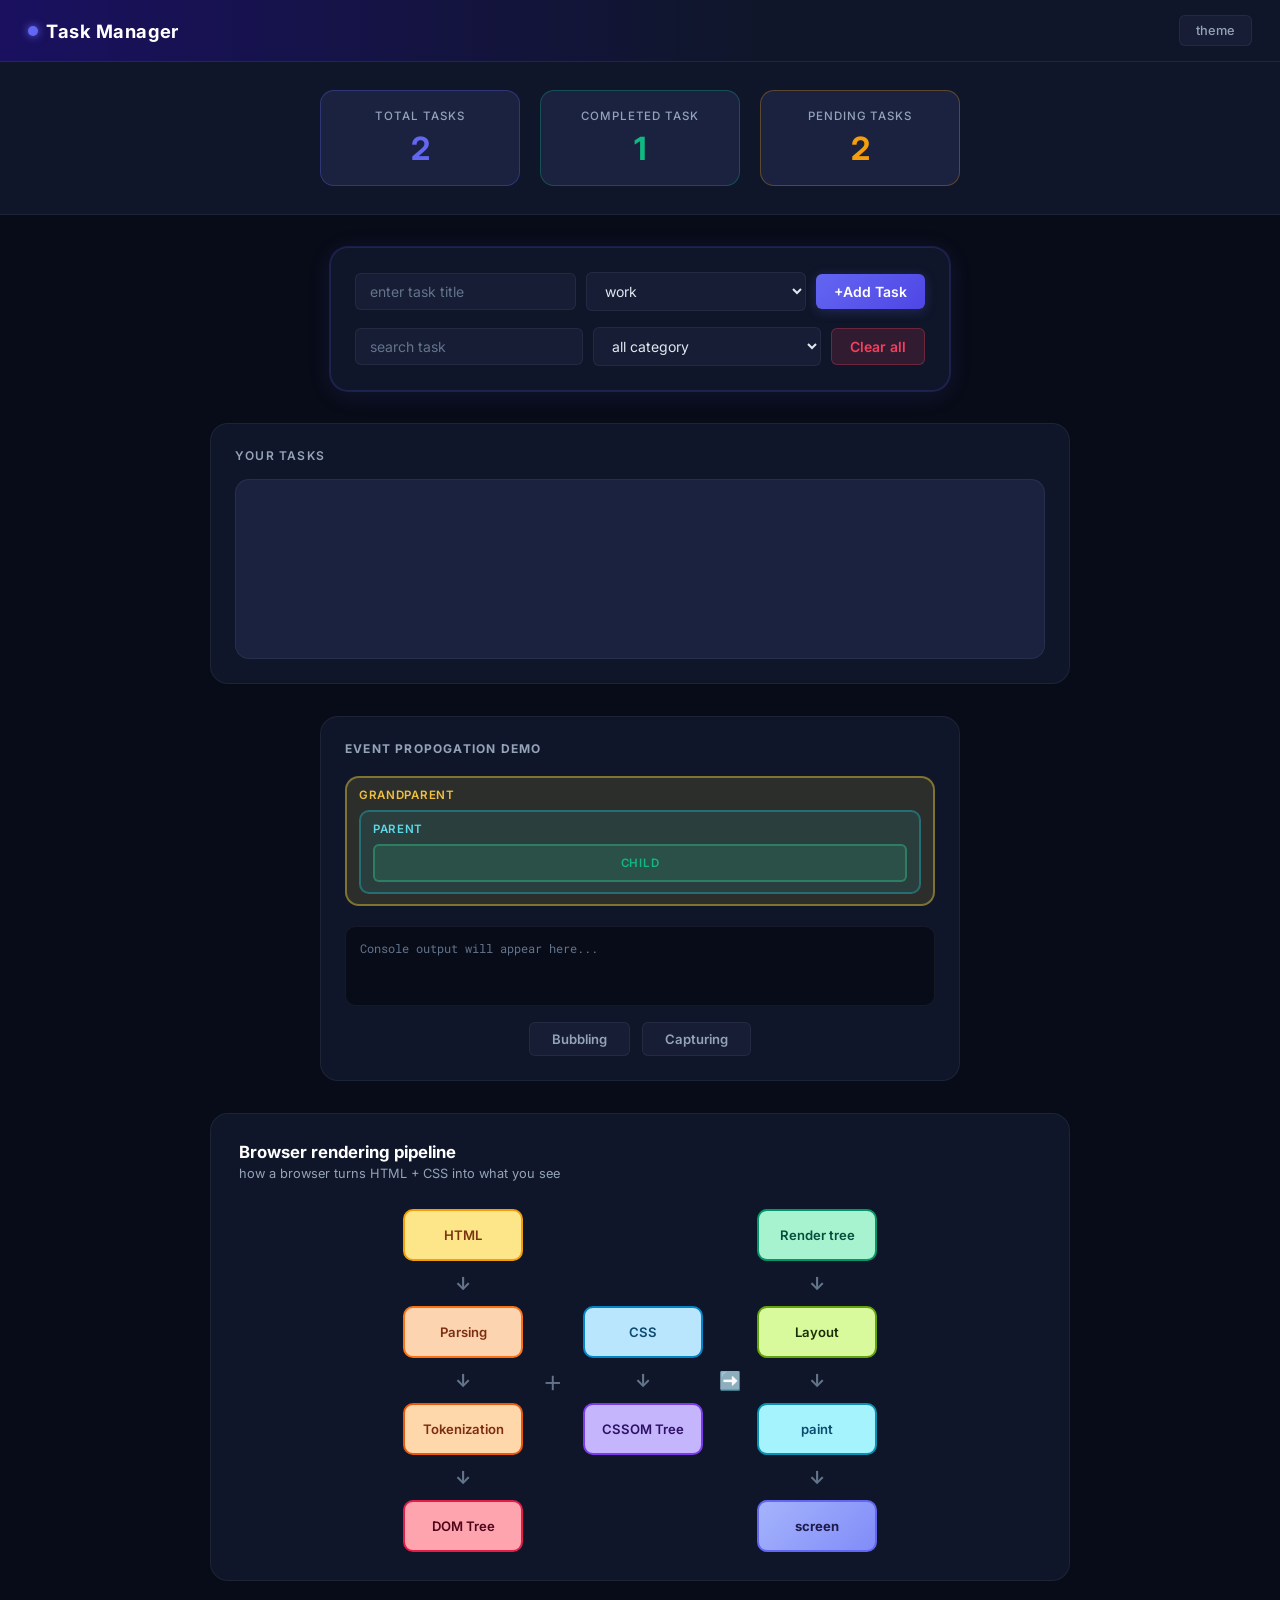
<file: seventh_assignment/index.html>
<!doctype html>
<html lang="en">
  <head>
    <meta charset="UTF-8" />
    <meta name="viewport" content="width=device-width, initial-scale=1.0" />
    <title>Document</title>
    <link rel="stylesheet" href="style.css" />
  </head>
  <body>
    <div class="container">
      <nav>
        <h1>Task Manager</h1>
        <button>theme</button>
      </nav>
      <main>
        <section class="tasks-record">
          <div id="total-task" class="task-boxes">
            <p>Total Tasks</p>
            <h1>2</h1>
          </div>
          <div id="completed-task" class="task-boxes">
            <p>completed task</p>
            <h1>1</h1>
          </div>
          <div id="pending-task" class="task-boxes">
            <p>Pending Tasks</p>
            <h1>2</h1>
          </div>
        </section>
        <section class="form">
          <form action="">
            <div class="form-sec-1">
              <input type="text" placeholder="enter task title" id="task-title" />
              <select>
                <option value="work">work</option>
                <option value="personal">personal</option>
                <option value="study">study</option>
              </select>
              <button type="submit" id="add-btn">+Add Task</button>
            </div>
            <div class="form-sec-2">
              <input type="text" placeholder="search task" id="search" />
              <select>
                <option value="">all category</option>
                <option value="">work</option>
                <option value="">personal</option>
                <option value="">study</option>
              </select>
              <button type="button" id="rm-all-btn">Clear all</button>
            </div>
          </form>
        </section>
        <section class="tasks">
          <p>Your tasks</p>
          <div class="task">
            <p class="empty-msg">No tasks yet. Add one above!</p>
            <!-- <div class="task-card">
                        <div id="task-detail">
                            <h1 id="task-name">complete assignment</h1>
                             <div id="task-types">
                                <div class="task-type"> <p>study</p></div>
                                <div class="task-status"> <p>pending</p></div>
                             </div>
                        </div>
                        <div class="task-editing">
                            <button>🖊️</button>
                            <button>✔️</button>
                            <button>🗑️</button>
                        </div>
                       
                    </div> -->
          </div>
        </section>
        <section class="event-prop">
          <div class="event-prop-heading">
            <p>Event propogation Demo</p>
          </div>
          <div class="event-prop-diagram">
            <div class="grand-parent">
              <p>Grandparent</p>
              <div class="parent">
                <p>Parent</p>
                <div class="child">
                  <p>child</p>
                </div>
              </div>
            </div>
          </div>
          <div class="log-box">
            <p>Console output will appear here...</p>
          </div>
          <div class="event-buttons">
            <button id="bubble-btn">Bubbling</button>
            <button id="capture-btn">Capturing</button>
          </div>
        </section>
        <section class="brp">
          <div class="brp-heading">
            <h2>Browser rendering pipeline</h2>
            <p>how a browser turns HTML + CSS into what you see</p>
          </div>
          <div class="brp-diagram">
            <div class="brp1">
              <div id="html" class="brp-box"><p>HTML</p></div>

              <div class="arrow">↓</div>

              <div id="parsing" class="brp-box"><p>Parsing</p></div>

              <div class="arrow">↓</div>

              <div id="tokenization" class="brp-box"><p>Tokenization</p></div>

              <div class="arrow">↓</div>

              <div id="DOM-Tree" class="brp-box"><p>DOM Tree</p></div>
            </div>
             <div class="plus-sign">+</div>
            <div class="brp2">
              <div id="css" class="brp-box"><p>CSS</p></div>

              <div class="arrow">↓</div>

              <div id="cssom" class="brp-box"><p>CSSOM Tree</p></div>
            </div>
             <div class="arrow">➡️</div>
            
            <div class="brp3">
                <div id="renderTree" class="brp-box"><p>Render tree</p></div>
                <div class="arrow">↓</div>

                <div id="layout" class="brp-box"><p>Layout</p></div>
                <div class="arrow">↓</div>

                <div id="paint" class="brp-box"><p>paint</p></div>
                <div class="arrow">↓</div>

                <div id="screen" class="brp-box"><p>screen</p></div>
            </div>
          </div>
        </section>
      </main>
    </div>
    <script src="script.js"></script>
  </body>
</html>
</file>
<file: seventh_assignment/style.css>
@import url('https://fonts.googleapis.com/css2?family=Bebas+Neue&family=Bricolage+Grotesque:opsz,wght@12..96,200..800&family=Inter:ital,opsz,wght@0,14..32,100..900;1,14..32,100..900&family=Lora:ital,wght@0,400..700;1,400..700&family=Nunito:ital,wght@0,200..1000;1,200..1000&family=Parkinsans:wght@300..800&family=Patua+One&family=Poppins:ital,wght@0,100;0,200;0,300;0,400;0,500;0,600;0,700;0,800;0,900;1,100;1,200;1,300;1,400;1,500;1,600;1,700;1,800;1,900&family=Roboto+Mono:ital,wght@0,100..700;1,100..700&display=swap');

/* ── RESET & BASE ── */
* {
    padding: 0;
    margin: 0;
    box-sizing: border-box;
}

html, body {
    height: 100%;
    width: 100%;
}

body {
    font-family: 'Inter', sans-serif;
    background-color: #080c18;
    color: #e2e8f0;
}

/* ── CONTAINER ── */
.container {
    min-height: 100%;
    width: 100%;
    background-color: #080c18;
}

/* ─────────────────────────────────────────────
   NAV
───────────────────────────────────────────── */
nav {
    height: 62px;
    background: linear-gradient(90deg, #1a1060 0%, #0f1629 60%);
    border-bottom: 1px solid rgba(99, 102, 241, 0.18);
    display: flex;
    justify-content: space-between;
    align-items: center;
    padding: 0 28px;
    position: sticky;
    top: 0;
    z-index: 100;
    backdrop-filter: blur(12px);
}

nav h1 {
    color: #fff;
    font-size: 1.15rem;
    font-weight: 700;
    letter-spacing: 0.03em;
    display: flex;
    align-items: center;
    gap: 8px;
}

nav h1::before {
    content: '';
    display: inline-block;
    width: 10px;
    height: 10px;
    border-radius: 50%;
    background: #6366f1;
    box-shadow: 0 0 8px #6366f1;
}

nav button {
    background: #161d35;
    color: #94a3b8;
    cursor: pointer;
    padding: 7px 16px;
    border: 1px solid rgba(255, 255, 255, 0.06);
    border-radius: 6px;
    font-size: 0.8rem;
    font-family: 'Inter', sans-serif;
    font-weight: 500;
    transition: border-color 0.2s, color 0.2s;
}

nav button:hover {
    border-color: #6366f1;
    color: #fff;
}

/* ─────────────────────────────────────────────
   MAIN
───────────────────────────────────────────── */
main {
    background-color: #080c18;
    padding-bottom: 60px;
}

/* ─────────────────────────────────────────────
   TASK RECORD
───────────────────────────────────────────── */
.tasks-record {
    background: #0f1629;
    border-bottom: 1px solid rgba(255, 255, 255, 0.06);
    display: flex;
    justify-content: center;
    align-items: center;
    gap: 20px;
    padding: 28px 40px;
}

.task-boxes {
    height: 96px;
    width: 200px;
    border-radius: 14px;
    display: flex;
    flex-direction: column;
    justify-content: center;
    align-items: center;
    gap: 6px;
    border: 1px solid rgba(255, 255, 255, 0.06);
    background: #1a2240;
    transition: border-color 0.2s, transform 0.2s;
}

.task-boxes:hover {
    transform: translateY(-2px);
}

.task-boxes p {
    color: #94a3b8;
    font-size: 0.72rem;
    font-weight: 500;
    text-transform: uppercase;
    letter-spacing: 0.08em;
}

.task-boxes h1 {
    font-size: 2rem;
    font-weight: 700;
}

#total-task {
    border-color: rgba(99, 102, 241, 0.3);
}
#total-task h1 {
    color: #6366f1;
}

#completed-task {
    border-color: rgba(16, 185, 129, 0.3);
}
#completed-task h1 {
    color: #10b981;
}

#pending-task {
    border-color: rgba(245, 158, 11, 0.3);
}
#pending-task h1 {
    color: #f59e0b;
}

/* ─────────────────────────────────────────────
   FORM
───────────────────────────────────────────── */
.form {
    display: flex;
    justify-content: center;
    align-items: center;
    padding: 32px 20px;
}

form {
    width: min(620px, 90%);
    background-color: #0f1629;
    border: 1px solid rgba(99, 102, 241, 0.18);
    border-radius: 18px;
    display: flex;
    flex-direction: column;
    gap: 16px;
    padding: 24px;
    box-shadow: 0 0 0 1px rgba(99, 102, 241, 0.18), 0 4px 24px rgba(99, 102, 241, 0.12);
}

.form-sec-1,
.form-sec-2 {
    display: flex;
    gap: 10px;
    align-items: center;
    flex-wrap: wrap;
}

form input,
form select {
    flex: 1;
    min-width: 120px;
    padding: 9px 14px;
    background: #161d35;
    border: 1px solid rgba(255, 255, 255, 0.06);
    border-radius: 6px;
    color: #e2e8f0;
    font-family: 'Inter', sans-serif;
    font-size: 0.875rem;
    outline: none;
    transition: border-color 0.2s;
}

form input::placeholder {
    color: #64748b;
}

form input:focus,
form select:focus {
    border-color: #6366f1;
}

form select option {
    background: #161d35;
    color: #e2e8f0;
}

form button {
    padding: 9px 18px;
    border: none;
    border-radius: 6px;
    cursor: pointer;
    font-family: 'Inter', sans-serif;
    font-size: 0.875rem;
    font-weight: 600;
    white-space: nowrap;
    transition: opacity 0.2s, transform 0.15s;
}

form button:hover {
    opacity: 0.88;
    transform: translateY(-1px);
}

#add-btn {
    background: linear-gradient(135deg, #6366f1 0%, #4f46e5 100%);
    color: #fff;
    box-shadow: 0 2px 12px rgba(99, 102, 241, 0.25);
}

#rm-all-btn {
    background: rgba(244, 63, 94, 0.15);
    color: #f43f5e;
    border: 1px solid rgba(244, 63, 94, 0.3);
}

/* ─────────────────────────────────────────────
   TASKS LIST
───────────────────────────────────────────── */
.tasks {
    width: min(860px, 90%);
    margin: 0 auto 32px;
    padding: 24px;
    background-color: #0f1629;
    border: 1px solid rgba(255, 255, 255, 0.06);
    border-radius: 18px;
    display: flex;
    flex-direction: column;
    align-items: flex-start;
    gap: 16px;
    color: white;
}

.tasks > p {
    font-size: 0.75rem;
    font-weight: 600;
    text-transform: uppercase;
    letter-spacing: 0.1em;
    color: #94a3b8;
    text-align: left;
}

.task {
    width: 100%;
    min-height: 180px;
    background-color: #1a2240;
    border: 1px solid rgba(255, 255, 255, 0.06);
    border-radius: 14px;
    display: flex;
    flex-direction: column;
    align-items: center;
    justify-content: flex-start;
    padding: 20px;
    gap: 12px;
}

.empty-msg {
    color: #64748b;
    font-size: 0.875rem;
    margin: auto;
}

/* ── TASK CARD ── */
.task-card {
    width: 100%;
    background-color: #161d35;
    border: 1px solid rgba(255, 255, 255, 0.06);
    border-radius: 10px;
    padding: 14px 18px;
    display: flex;
    justify-content: space-between;
    align-items: center;
    transition: border-color 0.2s, box-shadow 0.2s;
}

.task-card:hover {
    border-color: rgba(99, 102, 241, 0.18);
    box-shadow: 0 0 0 1px rgba(99, 102, 241, 0.18);
}

#task-name {
    color: #fff;
    font-size: 0.975rem;
    font-weight: 600;
    margin-bottom: 8px;
}

#task-types {
    display: flex;
    gap: 8px;
}

.task-type,
.task-status {
    padding: 3px 10px;
    border-radius: 20px;
    font-size: 0.72rem;
    font-weight: 600;
    letter-spacing: 0.04em;
}

.task-type {
    background: rgba(99, 102, 241, 0.15);
    color: #a5b4fc;
    border: 1px solid rgba(99, 102, 241, 0.25);
}

.task-status {
    background: rgba(245, 158, 11, 0.15);
    color: #f59e0b;
    border: 1px solid rgba(245, 158, 11, 0.25);
}

.task-editing {
    display: flex;
    gap: 8px;
}

.task-editing button {
    width: 36px;
    height: 36px;
    border: 1px solid rgba(255, 255, 255, 0.06);
    border-radius: 6px;
    background-color: #1a2240;
    cursor: pointer;
    font-size: 15px;
    transition: background 0.2s, border-color 0.2s;
}

.task-editing button:hover {
    background-color: #161d35;
    border-color: #6366f1;
}

/* ─────────────────────────────────────────────
   EVENT PROPAGATION
───────────────────────────────────────────── */
.event-prop {
    width: min(640px, 90%);
    margin: 0 auto 32px;
    background: #0f1629;
    border: 1px solid rgba(255, 255, 255, 0.06);
    border-radius: 18px;
    padding: 24px;
    display: flex;
    flex-direction: column;
    gap: 16px;
}

.event-prop-heading p {
    font-size: 0.75rem;
    font-weight: 700;
    text-transform: uppercase;
    letter-spacing: 0.1em;
    color: #94a3b8;
}

.event-prop-diagram {
    padding: 4px 0;
}

.grand-parent {
    background: rgba(250, 220, 60, 0.12);
    border-radius: 14px;
    border: 2px solid rgba(250, 220, 60, 0.4);
    padding: 10px 12px;
    cursor: pointer;
    transition: background 0.2s;
}

.grand-parent > p,
.parent > p,
.child > p {
    font-size: 0.72rem;
    font-weight: 600;
    letter-spacing: 0.06em;
    text-transform: uppercase;
    margin-bottom: 8px;
}

.grand-parent > p { color: #f0c040; }

.parent {
    background: rgba(34, 200, 220, 0.1);
    border-radius: 10px;
    border: 2px solid rgba(34, 200, 220, 0.35);
    padding: 10px 12px;
    cursor: pointer;
    transition: background 0.2s;
}

.parent > p { color: #5dd8e8; }

.child {
    background: rgba(52, 211, 153, 0.12);
    border-radius: 6px;
    border: 2px solid rgba(52, 211, 153, 0.35);
    padding: 10px 12px;
    cursor: pointer;
    text-align: center;
    transition: background 0.2s;
}

.child > p { color: #10b981; margin-bottom: 0; }

.grand-parent:hover { background: rgba(250, 220, 60, 0.18); }
.parent:hover { background: rgba(34, 200, 220, 0.17); }
.child:hover { background: rgba(52, 211, 153, 0.2); }

.log-box {
    width: 100%;
    min-height: 80px;
    background: #080c18;
    border-radius: 10px;
    border: 1px solid rgba(255, 255, 255, 0.06);
    padding: 12px 14px;
    font-family: 'Roboto Mono', monospace;
    font-size: 0.78rem;
    color: #10b981;
    line-height: 1.6;
    overflow-y: auto;
}

.log-box p {
    color: #64748b;
    text-align: left;
}

.event-buttons {
    display: flex;
    justify-content: center;
    gap: 12px;
}

.event-buttons button {
    padding: 8px 22px;
    border: 1px solid rgba(255, 255, 255, 0.06);
    border-radius: 6px;
    cursor: pointer;
    font-family: 'Inter', sans-serif;
    font-size: 0.82rem;
    font-weight: 600;
    background: #161d35;
    color: #94a3b8;
    transition: all 0.2s;
}

.event-buttons button:hover {
    background: #6366f1;
    border-color: #6366f1;
    color: #fff;
    box-shadow: 0 2px 12px rgba(99, 102, 241, 0.25);
}

/* ─────────────────────────────────────────────
   BROWSER RENDERING PIPELINE
───────────────────────────────────────────── */
.brp {
    width: min(860px, 90%);
    margin: 0 auto 32px;
    padding: 28px;
    background: #0f1629;
    border: 1px solid rgba(255, 255, 255, 0.06);
    border-radius: 18px;
    color: white;
}

.brp-heading {
    margin-bottom: 28px;
}

.brp-heading h2 {
    font-size: 1.05rem;
    font-weight: 700;
    color: #fff;
    margin-bottom: 4px;
}

.brp-heading p {
    font-size: 0.8rem;
    color: #94a3b8;
}

.brp-diagram {
    min-height: 340px;
    display: flex;
    align-items: center;
    justify-content: center;
    gap: 16px;
    flex-wrap: wrap;
}

.brp1, .brp2, .brp3 {
    display: flex;
    flex-direction: column;
    gap: 12px;
    justify-content: center;
    align-items: center;
}

.brp-box {
    width: 120px;
    min-height: 52px;
    display: flex;
    justify-content: center;
    align-items: center;
    border-radius: 10px;
    text-align: center;
    padding: 10px;
    font-size: 0.82rem;
    font-weight: 600;
    color: #0a0e1a;
    transition: transform 0.2s, box-shadow 0.2s;
}

.brp-box:hover {
    transform: scale(1.05);
    box-shadow: 0 4px 20px rgba(0,0,0,0.4);
}

.brp-box p {
    color: inherit;
}

.arrow {
    font-size: 18px;
    font-weight: bold;
    color: #64748b;
}

.plus-sign {
    font-size: 32px;
    font-weight: 300;
    color: #64748b;
    display: flex;
    justify-content: center;
    align-items: center;
    padding: 0 4px;
}

/* BRP box individual colours */
#html {
    background: #fde68a;
    border: 2px solid #f59e0b;
    color: #78350f;
}

#parsing {
    background: #fcd5b0;
    border: 2px solid #f97316;
    color: #7c2d12;
}

#tokenization {
    background: #fed7aa;
    border: 2px solid #ea580c;
    color: #7c2d12;
}

#DOM-Tree {
    background: #fda4af;
    border: 2px solid #e11d48;
    color: #4c0519;
}

#css {
    background: #bae6fd;
    border: 2px solid #0284c7;
    color: #0c4a6e;
}

#cssom {
    background: #c4b5fd;
    border: 2px solid #7c3aed;
    color: #2e1065;
}

#renderTree {
    background: #a7f3d0;
    border: 2px solid #059669;
    color: #064e3b;
}

#layout {
    background: #d9f99d;
    border: 2px solid #65a30d;
    color: #1a2e05;
}

#paint {
    background: #a5f3fc;
    border: 2px solid #0891b2;
    color: #0c4a6e;
}

#screen {
    background: linear-gradient(135deg, #a5b4fc, #818cf8);
    border: 2px solid #6366f1;
    color: #1e1b4b;
    font-weight: 700;
}
</file>
